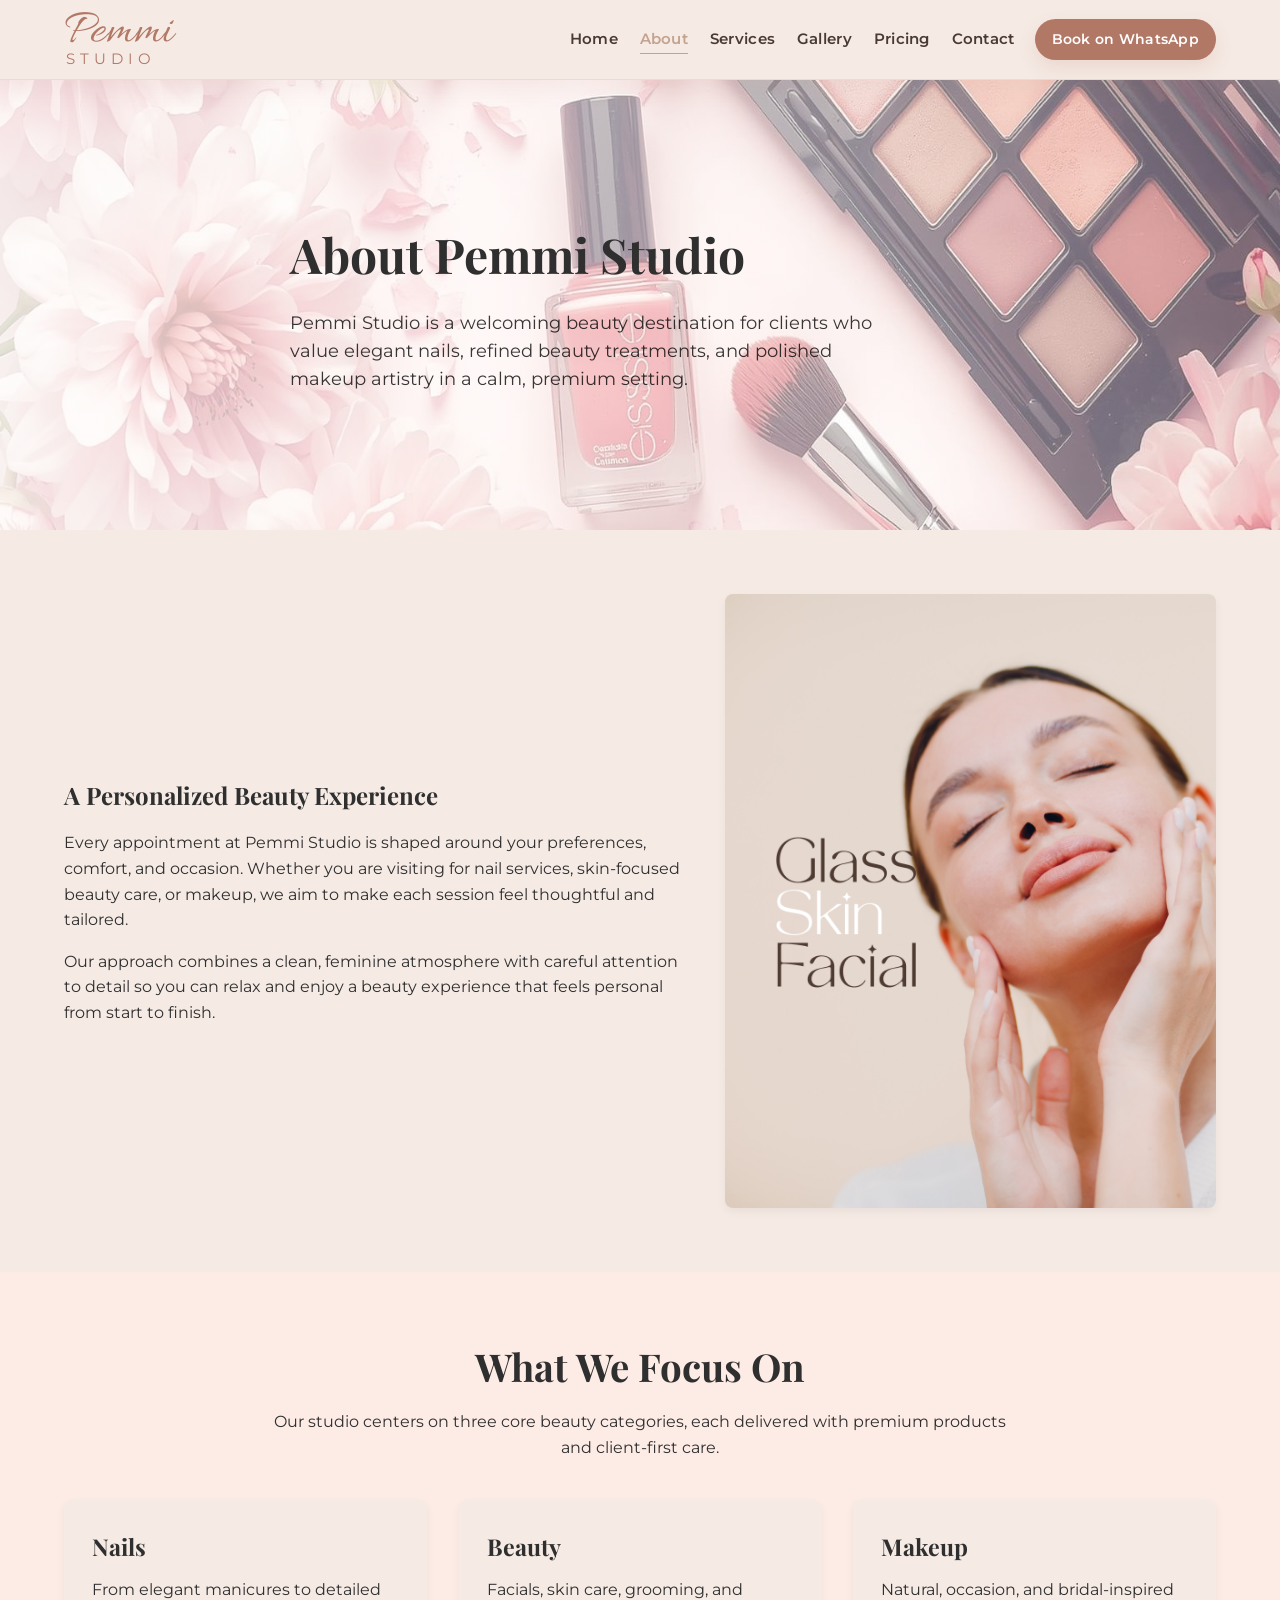
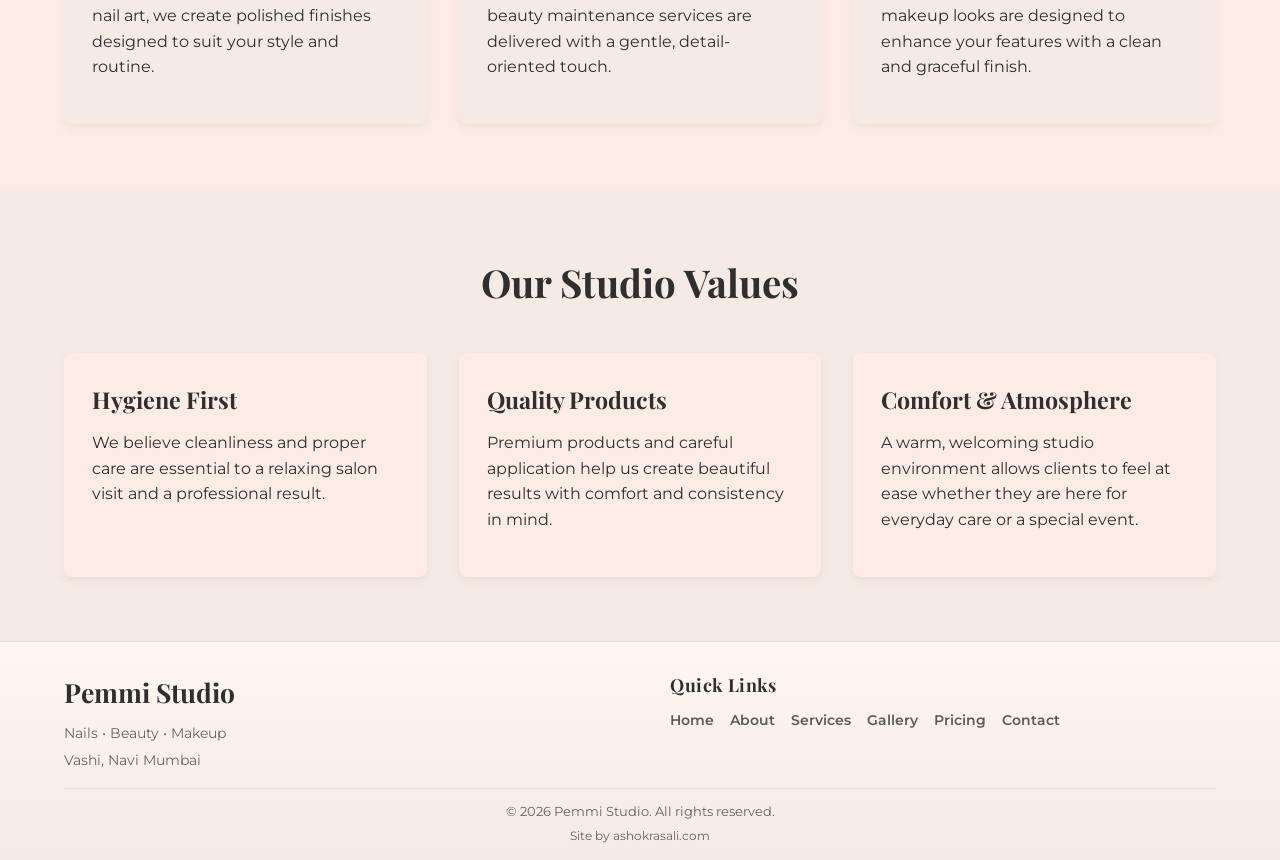
<file: about.html>
<!DOCTYPE html>
<html lang="en">
  <head>
    <meta charset="UTF-8" />
    <meta name="viewport" content="width=device-width, initial-scale=1.0" />
    <title>About Pemmi Studio</title>
    <script async src="https://www.googletagmanager.com/gtag/js?id=G-5NEXYFBR6Y"></script>
    <script>
      window.dataLayer = window.dataLayer || [];
      function gtag(){dataLayer.push(arguments);}
      gtag('js', new Date());
      gtag('config', 'G-5NEXYFBR6Y');
    </script>
    <link rel="preconnect" href="https://fonts.googleapis.com" />
    <link rel="preconnect" href="https://fonts.gstatic.com" crossorigin />
    <link href="https://fonts.googleapis.com/css2?family=Allura&display=swap" rel="stylesheet" />
    <link
      href="https://fonts.googleapis.com/css2?family=Playfair+Display:wght@500;700&family=Montserrat:wght@400;600&display=swap"
      rel="stylesheet"
    />
    <link
      rel="stylesheet"
      href="https://cdnjs.cloudflare.com/ajax/libs/font-awesome/6.5.0/css/all.min.css"
      integrity="sha512-M07f1vlj9hYi4wb0yps7+NbaY9qiKpN+TeUxZ4Z5Wzq7wYaT5zkNPL3wRSZCWN15FsMBrhj5iXfVPByt0mlPVw=="
      crossorigin="anonymous"
      referrerpolicy="no-referrer"
    />
    <link rel="stylesheet" href="./style.css?v=20260630-5" />
  </head>
  <body>
    <header class="site-header">
      <div class="container header-container">
        <div class="brand">
          <span class="brand-script">Pemmi</span>
          <span class="brand-small">STUDIO</span>
        </div>
        <nav class="site-nav">
          <ul>
            <li><a href="./index.html">Home</a></li>
            <li><a href="./about.html" class="active">About</a></li>
            <li><a href="./services.html">Services</a></li>
            <li><a href="./gallery.html">Gallery</a></li>
            <li><a href="./pricing.html">Pricing</a></li>
            <li><a href="./contact.html">Contact</a></li>
          </ul>
        </nav>
        <a class="header-cta" href="https://wa.me/919867378209?text=Hi%20Pemmi%20Studio%2C%20I%20want%20to%20book%20an%20appointment." target="_blank" rel="noopener">Book on WhatsApp</a>
      </div>
    </header>

    <main>
      <section class="page-hero">
        <div class="container page-hero-content">
          <h1>About Pemmi Studio</h1>
          <p>
            Pemmi Studio is a welcoming beauty destination for clients who value elegant nails,
            refined beauty treatments, and polished makeup artistry in a calm, premium setting.
          </p>
        </div>
      </section>

      <section class="page-section">
        <div class="container split-section">
          <div class="split-text">
            <h2>A Personalized Beauty Experience</h2>
            <p>
              Every appointment at Pemmi Studio is shaped around your preferences, comfort, and
              occasion. Whether you are visiting for nail services, skin-focused beauty care, or
              makeup, we aim to make each session feel thoughtful and tailored.
            </p>
            <p>
              Our approach combines a clean, feminine atmosphere with careful attention to detail
              so you can relax and enjoy a beauty experience that feels personal from start to
              finish.
            </p>
          </div>
          <div class="split-image">
            <img src="images/spa.png" alt="Pemmi Studio beauty care" />
          </div>
        </div>
      </section>

      <section class="page-section alt">
        <div class="container">
          <div class="section-heading">
            <h2>What We Focus On</h2>
            <p>
              Our studio centers on three core beauty categories, each delivered with premium
              products and client-first care.
            </p>
          </div>
          <div class="feature-grid">
            <div class="feature-card">
              <h3>Nails</h3>
              <p>
                From elegant manicures to detailed nail art, we create polished finishes designed
                to suit your style and routine.
              </p>
            </div>
            <div class="feature-card">
              <h3>Beauty</h3>
              <p>
                Facials, skin care, grooming, and beauty maintenance services are delivered with a
                gentle, detail-oriented touch.
              </p>
            </div>
            <div class="feature-card">
              <h3>Makeup</h3>
              <p>
                Natural, occasion, and bridal-inspired makeup looks are designed to enhance your
                features with a clean and graceful finish.
              </p>
            </div>
          </div>
        </div>
      </section>

      <section class="page-section">
        <div class="container">
          <div class="section-heading">
            <h2>Our Studio Values</h2>
          </div>
          <div class="detail-grid">
            <div class="detail-card">
              <h3>Hygiene First</h3>
              <p>
                We believe cleanliness and proper care are essential to a relaxing salon visit and
                a professional result.
              </p>
            </div>
            <div class="detail-card">
              <h3>Quality Products</h3>
              <p>
                Premium products and careful application help us create beautiful results with
                comfort and consistency in mind.
              </p>
            </div>
            <div class="detail-card">
              <h3>Comfort & Atmosphere</h3>
              <p>
                A warm, welcoming studio environment allows clients to feel at ease whether they
                are here for everyday care or a special event.
              </p>
            </div>
          </div>
        </div>
      </section>
    </main>

    <footer class="site-footer">
      <div class="container footer-grid">
        <div class="footer-brand">
          <h2>Pemmi Studio</h2>
          <p>Nails &bull; Beauty &bull; Makeup</p>
          <p>Vashi, Navi Mumbai</p>
        </div>
        <div class="footer-links">
          <h3>Quick Links</h3>
          <nav aria-label="Footer navigation">
            <a href="./index.html">Home</a>
            <a href="./about.html">About</a>
            <a href="./services.html">Services</a>
            <a href="./gallery.html">Gallery</a>
            <a href="./pricing.html">Pricing</a>
            <a href="./contact.html">Contact</a>
          </nav>
        </div>
      </div>
      <div class="container footer-bottom">
        <p>&copy; 2026 Pemmi Studio. All rights reserved.</p>
        <p class="site-credit">
          Site by <a href="https://ashokrasali.com" target="_blank" rel="noopener noreferrer">ashokrasali.com</a>
        </p>
      </div>
    </footer>
  </body>
</html>
</file>
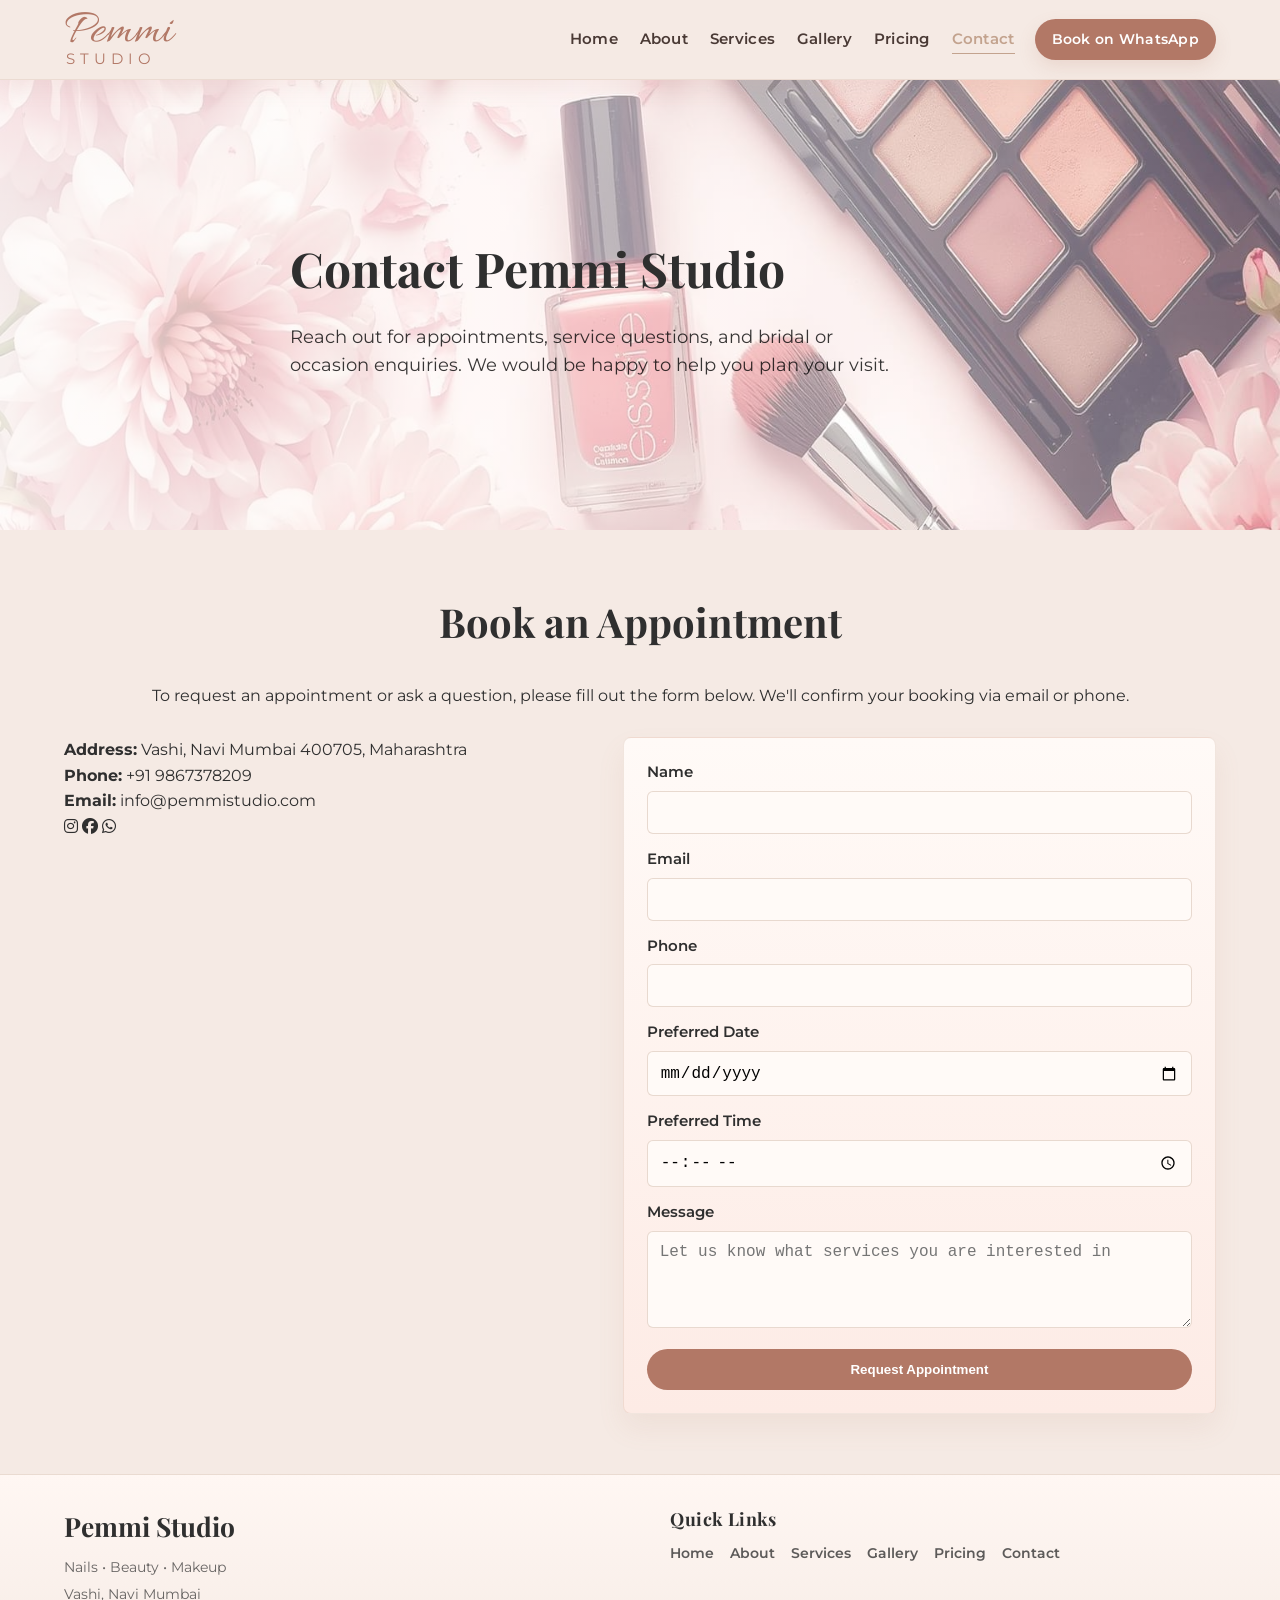
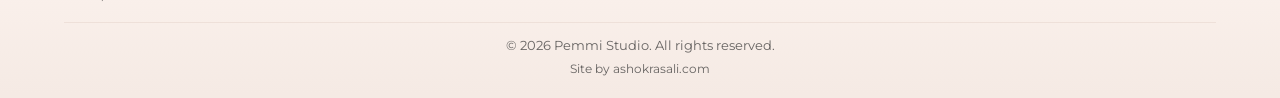
<file: contact.html>
<!DOCTYPE html>
<html lang="en">
  <head>
    <meta charset="UTF-8" />
    <meta name="viewport" content="width=device-width, initial-scale=1.0" />
    <title>Contact Pemmi Studio</title>
    <script async src="https://www.googletagmanager.com/gtag/js?id=G-5NEXYFBR6Y"></script>
    <script>
      window.dataLayer = window.dataLayer || [];
      function gtag(){dataLayer.push(arguments);}
      gtag('js', new Date());
      gtag('config', 'G-5NEXYFBR6Y');
    </script>
    <link rel="preconnect" href="https://fonts.googleapis.com" />
    <link rel="preconnect" href="https://fonts.gstatic.com" crossorigin />
    <link href="https://fonts.googleapis.com/css2?family=Allura&display=swap" rel="stylesheet" />
    <link
      href="https://fonts.googleapis.com/css2?family=Playfair+Display:wght@500;700&family=Montserrat:wght@400;600&display=swap"
      rel="stylesheet"
    />
    <link
      rel="stylesheet"
      href="https://cdnjs.cloudflare.com/ajax/libs/font-awesome/6.5.0/css/all.min.css"
      integrity="sha512-M07f1vlj9hYi4wb0yps7+NbaY9qiKpN+TeUxZ4Z5Wzq7wYaT5zkNPL3wRSZCWN15FsMBrhj5iXfVPByt0mlPVw=="
      crossorigin="anonymous"
      referrerpolicy="no-referrer"
    />
    <link rel="stylesheet" href="./style.css?v=20260630-5" />
  </head>
  <body>
    <header class="site-header">
      <div class="container header-container">
        <div class="brand">
          <span class="brand-script">Pemmi</span>
          <span class="brand-small">STUDIO</span>
        </div>
        <nav class="site-nav">
          <ul>
            <li><a href="./index.html">Home</a></li>
            <li><a href="./about.html">About</a></li>
            <li><a href="./services.html">Services</a></li>
            <li><a href="./gallery.html">Gallery</a></li>
            <li><a href="./pricing.html">Pricing</a></li>
            <li><a href="./contact.html" class="active">Contact</a></li>
          </ul>
        </nav>
        <a class="header-cta" href="https://wa.me/919867378209?text=Hi%20Pemmi%20Studio%2C%20I%20want%20to%20book%20an%20appointment." target="_blank" rel="noopener">Book on WhatsApp</a>
      </div>
    </header>

    <main>
      <section class="page-hero">
        <div class="container page-hero-content">
          <h1>Contact Pemmi Studio</h1>
          <p>
            Reach out for appointments, service questions, and bridal or occasion enquiries. We
            would be happy to help you plan your visit.
          </p>
        </div>
      </section>

      <section class="contact">
        <div class="container contact-container">
          <h2>Book an Appointment</h2>
          <p>
            To request an appointment or ask a question, please fill out the form below. We'll
            confirm your booking via email or phone.
          </p>
          <div class="contact-details-form">
            <div class="contact-info">
              <p><strong>Address:</strong> Vashi, Navi Mumbai 400705, Maharashtra</p>
              <p><strong>Phone:</strong> <a href="tel:+911234567890">+91 9867378209</a></p>
              <p><strong>Email:</strong> <a href="mailto:info@pemmistudio.com">info@pemmistudio.com</a></p>
              <div class="social-links">
                <a href="#" aria-label="Instagram"><i class="fab fa-instagram"></i></a>
                <a href="#" aria-label="Facebook"><i class="fab fa-facebook"></i></a>
                <a href="#" aria-label="WhatsApp"><i class="fab fa-whatsapp"></i></a>
              </div>
            </div>
            <form class="contact-form" onsubmit="sendToWhatsApp(event)">
              <div class="input-group">
                <label for="name">Name</label>
                <input type="text" id="name" name="name" required />
              </div>
              <div class="input-group">
                <label for="email">Email</label>
                <input type="email" id="email" name="email" required />
              </div>
              <div class="input-group">
                <label for="phone">Phone</label>
                <input type="tel" id="phone" name="phone" />
              </div>
              <div class="input-group">
                <label for="date">Preferred Date</label>
                <input type="date" id="date" name="date" />
              </div>
              <div class="input-group">
                <label for="time">Preferred Time</label>
                <input type="time" id="time" name="time" />
              </div>
              <div class="input-group">
                <label for="message">Message</label>
                <textarea id="message" name="message" rows="4" placeholder="Let us know what services you are interested in" required></textarea>
              </div>
              <button type="submit" class="btn">Request Appointment</button>
            </form>
          </div>
        </div>
      </section>
    </main>

    <footer class="site-footer">
      <div class="container footer-grid">
        <div class="footer-brand">
          <h2>Pemmi Studio</h2>
          <p>Nails &bull; Beauty &bull; Makeup</p>
          <p>Vashi, Navi Mumbai</p>
        </div>
        <div class="footer-links">
          <h3>Quick Links</h3>
          <nav aria-label="Footer navigation">
            <a href="./index.html">Home</a>
            <a href="./about.html">About</a>
            <a href="./services.html">Services</a>
            <a href="./gallery.html">Gallery</a>
            <a href="./pricing.html">Pricing</a>
            <a href="./contact.html">Contact</a>
          </nav>
        </div>
      </div>
      <div class="container footer-bottom">
        <p>&copy; 2026 Pemmi Studio. All rights reserved.</p>
        <p class="site-credit">
          Site by <a href="https://ashokrasali.com" target="_blank" rel="noopener noreferrer">ashokrasali.com</a>
        </p>
      </div>
    </footer>

    <script>
      function sendToWhatsApp(event) {
        event.preventDefault();

        const name = document.getElementById('name').value;
        const email = document.getElementById('email').value;
        const phone = document.getElementById('phone').value;
        const date = document.getElementById('date').value;
        const time = document.getElementById('time').value;
        const message = document.getElementById('message').value;

        const whatsappNumber = "919867378209"; // update this number

        let text = `*New Appointment Request*

*Name:* ${name}
*Email:* ${email}
*Phone:* ${phone}
*Preferred Date:* ${date || "-"}
*Preferred Time:* ${time || "-"}
*Message:* ${message}
`;

        const url = `https://wa.me/${whatsappNumber}?text=${encodeURIComponent(text)}`;
        window.open(url, "_blank");

        alert("Thank you! Your request is on the way. We'll get back to you soon to confirm your appointment.");
      }
    </script>
  </body>
</html>
</file>
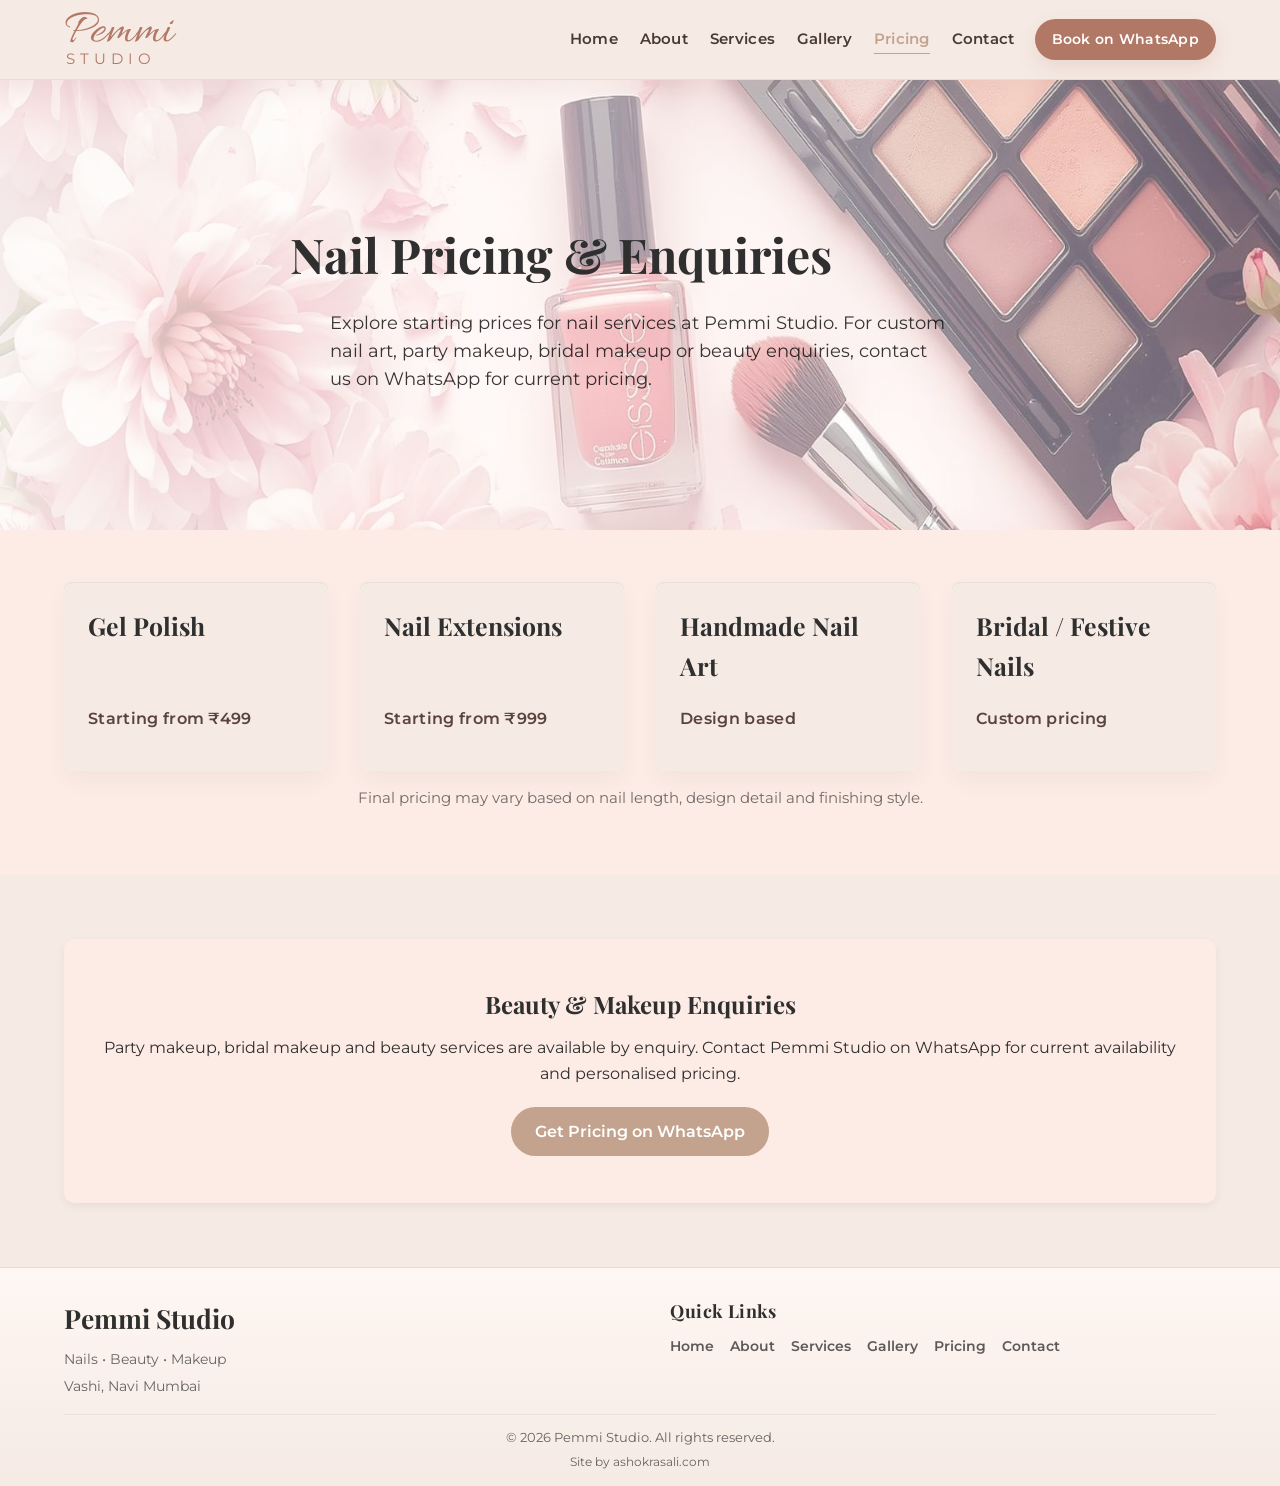
<file: pricing.html>
<!DOCTYPE html>
<html lang="en">
  <head>
    <meta charset="UTF-8" />
    <meta name="viewport" content="width=device-width, initial-scale=1.0" />
    <title>Pemmi Studio Pricing</title>
    <script async src="https://www.googletagmanager.com/gtag/js?id=G-5NEXYFBR6Y"></script>
    <script>
      window.dataLayer = window.dataLayer || [];
      function gtag(){dataLayer.push(arguments);}
      gtag('js', new Date());
      gtag('config', 'G-5NEXYFBR6Y');
    </script>
    <link rel="preconnect" href="https://fonts.googleapis.com" />
    <link rel="preconnect" href="https://fonts.gstatic.com" crossorigin />
    <link href="https://fonts.googleapis.com/css2?family=Allura&display=swap" rel="stylesheet" />
    <link
      href="https://fonts.googleapis.com/css2?family=Playfair+Display:wght@500;700&family=Montserrat:wght@400;600&display=swap"
      rel="stylesheet"
    />
    <link
      rel="stylesheet"
      href="https://cdnjs.cloudflare.com/ajax/libs/font-awesome/6.5.0/css/all.min.css"
      integrity="sha512-M07f1vlj9hYi4wb0yps7+NbaY9qiKpN+TeUxZ4Z5Wzq7wYaT5zkNPL3wRSZCWN15FsMBrhj5iXfVPByt0mlPVw=="
      crossorigin="anonymous"
      referrerpolicy="no-referrer"
    />
    <link rel="stylesheet" href="./style.css?v=20260630-5" />
  </head>
  <body>
    <header class="site-header">
      <div class="container header-container">
        <div class="brand">
          <span class="brand-script">Pemmi</span>
          <span class="brand-small">STUDIO</span>
        </div>
        <nav class="site-nav">
          <ul>
            <li><a href="./index.html">Home</a></li>
            <li><a href="./about.html">About</a></li>
            <li><a href="./services.html">Services</a></li>
            <li><a href="./gallery.html">Gallery</a></li>
            <li><a href="./pricing.html" class="active">Pricing</a></li>
            <li><a href="./contact.html">Contact</a></li>
          </ul>
        </nav>
        <a class="header-cta" href="https://wa.me/919867378209?text=Hi%20Pemmi%20Studio%2C%20I%20want%20to%20book%20an%20appointment." target="_blank" rel="noopener">Book on WhatsApp</a>
      </div>
    </header>

    <main>
      <section class="page-hero">
        <div class="container page-hero-content">
          <h1>Nail Pricing &amp; Enquiries</h1>
          <p class="pricing-hero-copy">
            Explore starting prices for nail services at Pemmi Studio. For custom nail art, party makeup, bridal makeup or beauty enquiries, contact us on WhatsApp for current pricing.
          </p>
        </div>
      </section>

      <section class="page-section alt pricing-section">
        <div class="container">
          <!-- Nail pricing highlights -->
          <div class="pricing-grid pricing-grid--services">
            <div class="pricing-card">
              <h3>Gel Polish</h3>
              <p class="pricing-price">
                <strong>Starting from &#8377;499</strong>
              </p>
            </div>
            <div class="pricing-card">
              <h3>Nail Extensions</h3>
              <p class="pricing-price">
                <strong>Starting from &#8377;999</strong>
              </p>
            </div>
            <div class="pricing-card">
              <h3>Handmade Nail Art</h3>
              <p class="pricing-price">
                <strong>Design based</strong>
              </p>
            </div>
            <div class="pricing-card">
              <h3>Bridal / Festive Nails</h3>
              <p class="pricing-price">
                <strong>Custom pricing</strong>
              </p>
            </div>
          </div>
          <p class="pricing-note">Final pricing may vary based on nail length, design detail and finishing style.</p>
        </div>
      </section>

      <section class="page-section pricing-cta-section">
        <div class="container">
          <!-- Pricing enquiry call to action -->
          <div class="cta-strip pricing-cta">
            <h2>Beauty &amp; Makeup Enquiries</h2>
            <p>
              Party makeup, bridal makeup and beauty services are available by enquiry. Contact Pemmi Studio on WhatsApp for current availability and personalised pricing.
            </p>
            <a
              href="https://wa.me/919867378209?text=Hi%20Pemmi%20Studio%2C%20I%20want%20to%20know%20the%20pricing%20for%20your%20services."
              class="btn"
              >Get Pricing on WhatsApp</a
            >
          </div>
        </div>
      </section>
    </main>

    <footer class="site-footer">
      <div class="container footer-grid">
        <div class="footer-brand">
          <h2>Pemmi Studio</h2>
          <p>Nails &bull; Beauty &bull; Makeup</p>
          <p>Vashi, Navi Mumbai</p>
        </div>
        <div class="footer-links">
          <h3>Quick Links</h3>
          <nav aria-label="Footer navigation">
            <a href="./index.html">Home</a>
            <a href="./about.html">About</a>
            <a href="./services.html">Services</a>
            <a href="./gallery.html">Gallery</a>
            <a href="./pricing.html">Pricing</a>
            <a href="./contact.html">Contact</a>
          </nav>
        </div>
      </div>
      <div class="container footer-bottom">
        <p>&copy; 2026 Pemmi Studio. All rights reserved.</p>
        <p class="site-credit">
          Site by <a href="https://ashokrasali.com" target="_blank" rel="noopener noreferrer">ashokrasali.com</a>
        </p>
      </div>
    </footer>
  </body>
</html>
</file>
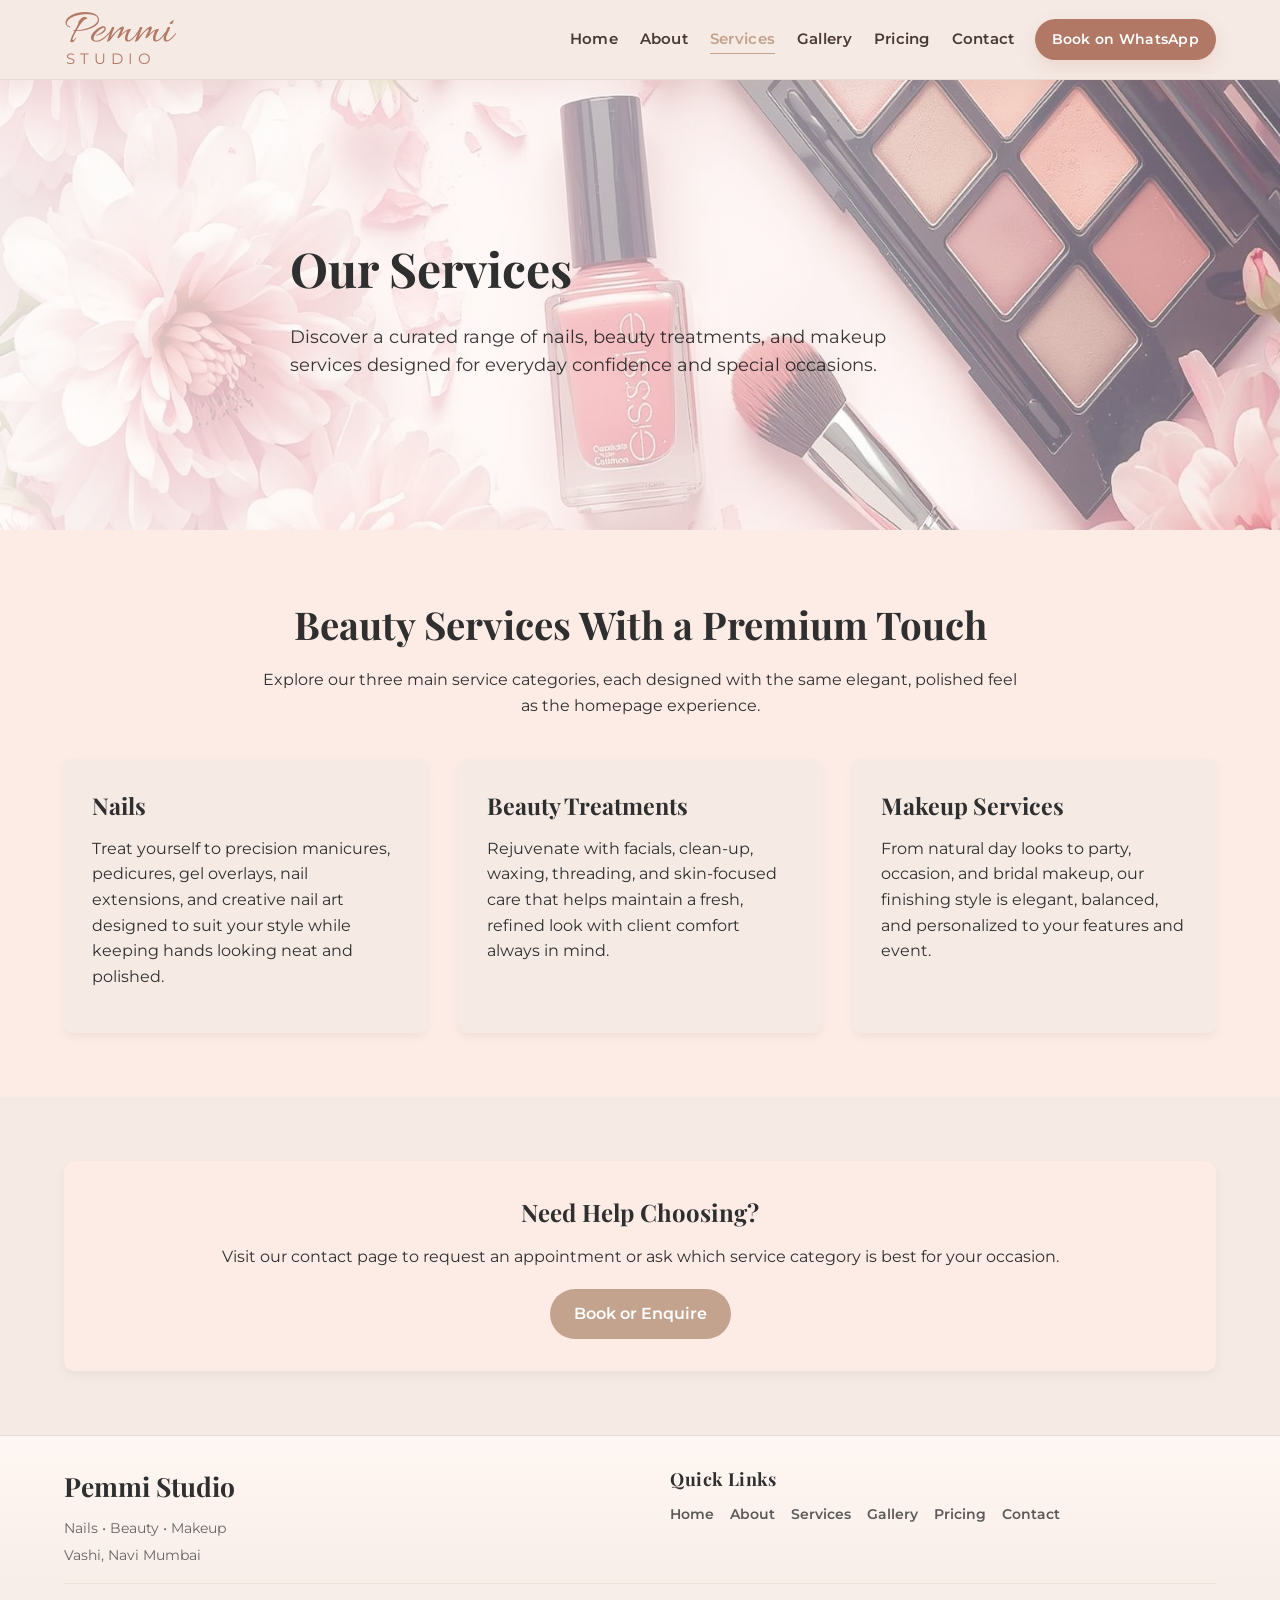
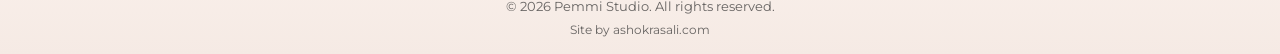
<file: services.html>
<!DOCTYPE html>
<html lang="en">
  <head>
    <meta charset="UTF-8" />
    <meta name="viewport" content="width=device-width, initial-scale=1.0" />
    <title>Pemmi Studio Services</title>
    <script async src="https://www.googletagmanager.com/gtag/js?id=G-5NEXYFBR6Y"></script>
    <script>
      window.dataLayer = window.dataLayer || [];
      function gtag(){dataLayer.push(arguments);}
      gtag('js', new Date());
      gtag('config', 'G-5NEXYFBR6Y');
    </script>
    <link rel="preconnect" href="https://fonts.googleapis.com" />
    <link rel="preconnect" href="https://fonts.gstatic.com" crossorigin />
    <link href="https://fonts.googleapis.com/css2?family=Allura&display=swap" rel="stylesheet" />
    <link
      href="https://fonts.googleapis.com/css2?family=Playfair+Display:wght@500;700&family=Montserrat:wght@400;600&display=swap"
      rel="stylesheet"
    />
    <link
      rel="stylesheet"
      href="https://cdnjs.cloudflare.com/ajax/libs/font-awesome/6.5.0/css/all.min.css"
      integrity="sha512-M07f1vlj9hYi4wb0yps7+NbaY9qiKpN+TeUxZ4Z5Wzq7wYaT5zkNPL3wRSZCWN15FsMBrhj5iXfVPByt0mlPVw=="
      crossorigin="anonymous"
      referrerpolicy="no-referrer"
    />
    <link rel="stylesheet" href="./style.css?v=20260630-5" />
  </head>
  <body>
    <header class="site-header">
      <div class="container header-container">
        <div class="brand">
          <span class="brand-script">Pemmi</span>
          <span class="brand-small">STUDIO</span>
        </div>
        <nav class="site-nav">
          <ul>
            <li><a href="./index.html">Home</a></li>
            <li><a href="./about.html">About</a></li>
            <li><a href="./services.html" class="active">Services</a></li>
            <li><a href="./gallery.html">Gallery</a></li>
            <li><a href="./pricing.html">Pricing</a></li>
            <li><a href="./contact.html">Contact</a></li>
          </ul>
        </nav>
        <a class="header-cta" href="https://wa.me/919867378209?text=Hi%20Pemmi%20Studio%2C%20I%20want%20to%20book%20an%20appointment." target="_blank" rel="noopener">Book on WhatsApp</a>
      </div>
    </header>

    <main>
      <section class="page-hero">
        <div class="container page-hero-content">
          <h1>Our Services</h1>
          <p>
            Discover a curated range of nails, beauty treatments, and makeup services designed for
            everyday confidence and special occasions.
          </p>
        </div>
      </section>

      <section class="page-section alt">
        <div class="container">
          <div class="section-heading">
            <h2>Beauty Services With a Premium Touch</h2>
            <p>
              Explore our three main service categories, each designed with the same elegant,
              polished feel as the homepage experience.
            </p>
          </div>
          <div class="feature-grid">
            <div class="feature-card">
              <h3>Nails</h3>
              <p>
                Treat yourself to precision manicures, pedicures, gel overlays, nail extensions,
                and creative nail art designed to suit your style while keeping hands looking neat
                and polished.
              </p>
            </div>
            <div class="feature-card">
              <h3>Beauty Treatments</h3>
              <p>
                Rejuvenate with facials, clean-up, waxing, threading, and skin-focused care that
                helps maintain a fresh, refined look with client comfort always in mind.
              </p>
            </div>
            <div class="feature-card">
              <h3>Makeup Services</h3>
              <p>
                From natural day looks to party, occasion, and bridal makeup, our finishing style
                is elegant, balanced, and personalized to your features and event.
              </p>
            </div>
          </div>
        </div>
      </section>

      <section class="page-section">
        <div class="container">
          <div class="cta-strip">
            <h2>Need Help Choosing?</h2>
            <p>
              Visit our contact page to request an appointment or ask which service category is
              best for your occasion.
            </p>
            <a href="./contact.html" class="btn">Book or Enquire</a>
          </div>
        </div>
      </section>
    </main>

    <footer class="site-footer">
      <div class="container footer-grid">
        <div class="footer-brand">
          <h2>Pemmi Studio</h2>
          <p>Nails &bull; Beauty &bull; Makeup</p>
          <p>Vashi, Navi Mumbai</p>
        </div>
        <div class="footer-links">
          <h3>Quick Links</h3>
          <nav aria-label="Footer navigation">
            <a href="./index.html">Home</a>
            <a href="./about.html">About</a>
            <a href="./services.html">Services</a>
            <a href="./gallery.html">Gallery</a>
            <a href="./pricing.html">Pricing</a>
            <a href="./contact.html">Contact</a>
          </nav>
        </div>
      </div>
      <div class="container footer-bottom">
        <p>&copy; 2026 Pemmi Studio. All rights reserved.</p>
        <p class="site-credit">
          Site by <a href="https://ashokrasali.com" target="_blank" rel="noopener noreferrer">ashokrasali.com</a>
        </p>
      </div>
    </footer>
  </body>
</html>
</file>
<file: style.css>
/*
  Pemmi Studio Website v2
  A fresh, contemporary design with a pastel palette and full‑width hero
  background. This stylesheet utilises CSS variables for easy theming
  and responsive layouts for all devices.
*/

:root {
  --primary: #f5eae4; /* light cream */
  --secondary: #fdebe5; /* soft blush */
  --accent: #c3a38e; /* muted gold */
  --highlight: #f7c8d2; /* subtle pink */
  --dark: #2f2f2f;
  --heading-font: 'Playfair Display', serif;
  --body-font: 'Montserrat', sans-serif;
}

* {
  box-sizing: border-box;
  margin: 0;
  padding: 0;
}

body {
  font-family: var(--body-font);
  color: var(--dark);
  background-color: var(--primary);
  line-height: 1.6;
  overflow-x: hidden;
}

a {
  text-decoration: none;
  color: inherit;
}

img {
  width: 100%;
  height: auto;
  display: block;
}

.container {
  width: 90%;
  max-width: 1200px;
  margin: 0 auto;
}

/* Header */
.site-header {
  background-color: rgba(245, 234, 228, 0.96);
  border-bottom: 1px solid rgba(195, 163, 142, 0.22);
  box-shadow: 0 8px 22px rgba(178, 120, 102, 0.08);
  position: sticky;
  top: 0;
  z-index: 10;
  backdrop-filter: blur(10px);
}

.header-container {
  display: flex;
  align-items: center;
  justify-content: space-between;
  gap: 1.25rem;
  padding: 0.65rem 0;
}

/* Logo */
.brand {
  display: flex;
  flex-direction: column;
  justify-content: center;
  flex: 0 0 auto;
  line-height: 1;
  margin: 0;
  padding: 0;
}

.brand-script {
  font-family: 'Allura', cursive;
  font-size: 3rem;
  color: #b27866;  /* improved rose-gold */
  line-height: 0.9;
  margin-bottom: -4px;
}

.brand-small {
  font-family: 'Montserrat', sans-serif;
  font-size: 0.9rem;
  letter-spacing: 4px;
  color: #b27866;
  line-height: 1.1;
  margin-left: 2px;
}

/* Navigation */
.site-nav {
  display: flex;
  align-items: center;
  margin-left: auto;
}

.site-nav ul {
  display: flex;
  align-items: center;
  gap: clamp(0.8rem, 1.7vw, 1.45rem);
  list-style: none;
}

.site-nav li {
  list-style: none;
}

.site-nav li a {
  display: inline-flex;
  align-items: center;
  min-height: 2.15rem;
  color: #4a3a35;
  font-size: 0.92rem;
  font-weight: 600;
  letter-spacing: 0.02em;
  position: relative;
  transition: color 0.3s ease;
}

.site-nav li a.active {
  color: var(--accent);
}

.site-nav li a:hover {
  color: var(--accent);
}

.site-nav li a::after {
  content: "";
  position: absolute;
  left: 0;
  right: 0;
  bottom: 0.2rem;
  height: 1px;
  background: var(--accent);
  transform: scaleX(0);
  transform-origin: center;
  transition: transform 0.3s ease;
}

.site-nav li a:hover::after,
.site-nav li a.active::after {
  transform: scaleX(1);
}

.header-cta {
  display: inline-flex;
  align-items: center;
  justify-content: center;
  flex: 0 0 auto;
  min-height: 2.4rem;
  padding: 0.55rem 1rem;
  border: 1px solid rgba(178, 120, 102, 0.38);
  border-radius: 999px;
  background: #b27866;
  color: #fff;
  box-shadow: 0 8px 18px rgba(178, 120, 102, 0.16);
  font-size: 0.86rem;
  font-weight: 600;
  letter-spacing: 0.02em;
  white-space: nowrap;
  transition: background-color 0.3s ease, box-shadow 0.3s ease, transform 0.3s ease;
}

.header-cta:hover {
  background: var(--accent);
  box-shadow: 0 10px 22px rgba(178, 120, 102, 0.22);
  transform: translateY(-1px);
}

/* Desktop improvements */
@media (min-width: 992px) {

  .brand-script {
    font-size: 3.05rem;
  }

  .brand-small {
    font-size: 0.95rem;
    letter-spacing: 5px;
  }

  .header-container {
    padding: 0.7rem 0;
  }
}

@media (max-width: 900px) {
  .header-container {
    flex-wrap: wrap;
    justify-content: center;
    gap: 0.28rem 0.75rem;
    padding: 0.42rem 0 0.38rem;
  }

  .brand {
    align-items: center;
    width: 100%;
  }

  .brand-script {
    font-size: 2.35rem;
    margin-bottom: -5px;
  }

  .brand-small {
    font-size: 0.7rem;
    letter-spacing: 3px;
  }

  .site-nav {
    width: 100%;
    margin-left: 0;
    order: 2;
  }

  .site-nav ul {
    justify-content: center;
    flex-wrap: wrap;
    gap: 0.18rem 0.68rem;
  }

  .site-nav li a {
    min-height: 1.55rem;
    font-size: 0.78rem;
  }

  .site-nav li a::after {
    bottom: 0.05rem;
  }

  .header-cta {
    display: none;
  }
}

/* Hero */
.hero {
  background-image: url('images/hero.png');
  background-size: cover;
  background-repeat: no-repeat;
  background-position: center;
  min-height: 72vh;
  display: flex;
  align-items: center;
  justify-content: flex-start;
  padding: 4rem 0 3rem 5%;
  position: relative;
  overflow: hidden;
}

.hero-overlay {
  position: absolute;
  top: 0;
  left: 0;
  width: 100%;
  height: 100%;
  background:
    radial-gradient(circle at 22% 50%, rgba(255, 250, 247, 0.66), rgba(253, 235, 229, 0.28) 34%, rgba(255, 255, 255, 0) 62%),
    linear-gradient(to right, rgba(253, 235, 229, 0.72), rgba(255, 255, 255, 0.28) 50%, rgba(255, 255, 255, 0.06));
}

.hero-content {
  position: relative;
  max-width: 600px;
  z-index: 1;
  padding: 0;
  animation: fadeUp 1.2s ease-out;
}

.hero-content h2 {
  font-family: var(--heading-font);
  max-width: 540px;
  font-size: clamp(2.15rem, 3.35vw, 3.2rem);
  line-height: 1.1;
  margin-bottom: 1rem;
  color: var(--dark);
  text-shadow: 0 2px 14px rgba(255, 255, 255, 0.82);
  text-wrap: balance;
}

.hero-content p {
  max-width: 520px;
  font-size: 1.04rem;
  margin-bottom: 0;
  color: rgba(47, 47, 47, 0.82);
  text-shadow: 0 1px 10px rgba(255, 255, 255, 0.7);
  text-wrap: pretty;
}

.hero-actions {
  display: flex;
  align-items: center;
  flex-wrap: wrap;
  gap: 0.75rem;
  margin-top: 1.45rem;
}

.hero-btn {
  background-color: #b27866;
  box-shadow: 0 10px 22px rgba(178, 120, 102, 0.2);
}

.hero-btn:hover {
  background-color: var(--accent);
}

.hero-btn-secondary {
  background-color: rgba(255, 255, 255, 0.72);
  border: 1px solid rgba(178, 120, 102, 0.38);
  color: #8f6355;
}

.hero-btn-secondary:hover {
  background-color: #fff7f3;
  color: #765044;
}

/* Fade-up animation */
@keyframes fadeUp {
  from {
    opacity: 0;
    transform: translateY(25px);
  }
  to {
    opacity: 1;
    transform: translateY(0);
  }
}

.btn {
  display: inline-block;
  background-color: var(--accent);
  color: #fff;
  padding: 0.75rem 1.5rem;
  border-radius: 30px;
  font-weight: 600;
  transition: background-color 0.3s ease;
}

.btn:hover {
  background-color: #af8a71;
}

/* About */
.about {
  padding: 3.25rem 0;
}

.about-container {
  display: flex;
  flex-wrap: wrap;
  gap: 2.25rem;
  align-items: center;
  justify-content: space-between;
}

.about-text {
  flex: 1 1 52%;
}

.about-text h2 {
  font-family: var(--heading-font);
  font-size: 2.5rem;
  margin-bottom: 1.1rem;
  color: var(--dark);
}

.about-text p {
  font-size: 1.12rem;
  letter-spacing: 0.03em;
  max-width: 640px;
  margin-bottom: 1rem;
  color: rgba(47, 47, 47, 0.82);
}

.about-points {
  display: flex;
  flex-wrap: wrap;
  gap: 0.55rem;
  margin-top: 1.1rem;
  max-width: 720px;
}

.about-points span {
  display: inline-flex;
  align-items: center;
  min-height: 2.1rem;
  padding: 0.42rem 0.72rem;
  border: 1px solid rgba(195, 163, 142, 0.28);
  border-radius: 999px;
  background-color: rgba(253, 235, 229, 0.58);
  color: #8f6355;
  font-size: 0.84rem;
  font-weight: 600;
  white-space: nowrap;
}

.about-image {
  flex: 1 1 40%;
}

.about-image img {
  border-radius: 8px;
  box-shadow: 0 14px 30px rgba(178, 120, 102, 0.12);
}

/* Services */
.services {
  background-color: var(--secondary);
  padding: 3.75rem 0 3.5rem;
  scroll-margin-top: 120px;
}

.services h2 {
  font-family: var(--heading-font);
  text-align: center;
  margin-bottom: 0.65rem;
  font-size: 2.5rem;
}

.services-subtitle {
  max-width: 640px;
  margin: 0 auto 2.25rem;
  text-align: center;
  color: rgba(47, 47, 47, 0.74);
  font-size: 1rem;
}

.services-grid {
  display: grid;
  grid-template-columns: repeat(3, minmax(0, 1fr));
  gap: 1.25rem;
  align-items: stretch;
}

.service-item {
  background-color: var(--primary);
  border: 1px solid rgba(195, 163, 142, 0.2);
  border-radius: 8px;
  padding: 1.25rem;
  text-align: left;
  box-shadow: 0 12px 24px rgba(178, 120, 102, 0.08);
  display: flex;
  flex-direction: column;
  height: 100%;
}

.service-item img {
  width: 100%;
  max-width: 190px;
  height: 150px;
  object-fit: contain;
  margin: 0 auto 0.9rem;
}

.service-item h3 {
  font-family: var(--heading-font);
  font-size: 1.6rem;
  margin-bottom: 0.5rem;
  text-align: center;
}

.service-item p {
  font-size: 0.95rem;
  margin-bottom: 0.95rem;
  color: rgba(47, 47, 47, 0.78);
  text-align: center;
}

.service-list {
  list-style: none;
  display: grid;
  gap: 0.42rem;
  margin: 0 0 1.15rem;
  padding: 0;
}

.service-list li {
  position: relative;
  padding-left: 1.25rem;
  font-size: 0.92rem;
  color: rgba(47, 47, 47, 0.84);
}

.service-list li::before {
  content: "";
  position: absolute;
  left: 0;
  top: 0.55em;
  width: 0.45rem;
  height: 0.24rem;
  border-left: 1.5px solid #b27866;
  border-bottom: 1.5px solid #b27866;
  transform: rotate(-45deg);
}

.service-btn {
  align-self: stretch;
  margin-top: auto;
  min-height: 2.65rem;
  text-align: center;
  background-color: #b27866;
  box-shadow: 0 8px 16px rgba(178, 120, 102, 0.14);
}

.service-btn:hover {
  background-color: var(--accent);
}

/* Gallery */
.gallery {
  padding: 3.75rem 0;
}

.gallery h2 {
  font-family: var(--heading-font);
  text-align: center;
  margin-bottom: 0.65rem;
  font-size: 2.5rem;
}

.gallery-subtitle {
  max-width: 620px;
  margin: 0 auto 2rem;
  text-align: center;
  font-size: 1rem;
  color: rgba(47, 47, 47, 0.74);
}

.gallery-grid {
  display: grid;
  grid-template-columns: repeat(3, minmax(0, 1fr));
  gap: 1.15rem;
}

.gallery-card {
  overflow: hidden;
  border: 1px solid rgba(195, 163, 142, 0.22);
  border-radius: 8px;
  background-color: rgba(253, 235, 229, 0.52);
  box-shadow: 0 12px 24px rgba(178, 120, 102, 0.09);
}

.gallery-card img {
  width: 100%;
  aspect-ratio: 1 / 1;
  object-fit: contain;
  background-color: #fff7f3;
}

.gallery-card figcaption {
  padding: 0.85rem 0.9rem;
  text-align: center;
  color: #8f6355;
  font-weight: 600;
}

.gallery-note {
  max-width: 720px;
  margin: 1.6rem auto 1rem;
  text-align: center;
  color: rgba(47, 47, 47, 0.72);
  font-size: 0.95rem;
}

.gallery-action {
  text-align: center;
}

.gallery-btn {
  background-color: #b27866;
  box-shadow: 0 8px 16px rgba(178, 120, 102, 0.14);
}

.gallery-btn:hover {
  background-color: var(--accent);
}

/* Testimonials */
.testimonials {
  background-color: var(--secondary);
  padding: 3.5rem 0;
}

.testimonials h2 {
  font-family: var(--heading-font);
  text-align: center;
  margin-bottom: 0.65rem;
  font-size: 2.5rem;
}

.testimonials-subtitle {
  max-width: 640px;
  margin: 0 auto 2rem;
  text-align: center;
  color: rgba(47, 47, 47, 0.74);
  font-size: 1rem;
}

.testimonial-list {
  display: grid;
  grid-template-columns: repeat(3, minmax(0, 1fr));
  gap: 1.1rem;
  margin: 0 auto;
}

.testimonial-card {
  display: flex;
  flex-direction: column;
  min-height: 100%;
  margin: 0;
  padding: 1.35rem;
  border: 1px solid rgba(195, 163, 142, 0.24);
  border-radius: 8px;
  background-color: var(--primary);
  box-shadow: 0 12px 24px rgba(178, 120, 102, 0.08);
}

.testimonial-rating {
  margin-bottom: 0.8rem;
  color: #b27866;
  font-size: 0.9rem;
  letter-spacing: 0.12em;
  line-height: 1;
}

.testimonial-card p {
  color: rgba(47, 47, 47, 0.82);
  font-size: 0.96rem;
  line-height: 1.65;
}

.testimonial-card footer {
  display: flex;
  align-items: center;
  justify-content: space-between;
  gap: 0.75rem;
  margin-top: auto;
  padding-top: 1rem;
  font-style: normal;
}

.testimonial-card footer span {
  color: var(--dark);
  font-weight: 700;
}

.testimonial-card footer small {
  flex: 0 0 auto;
  padding: 0.35rem 0.6rem;
  border-radius: 999px;
  background-color: rgba(253, 235, 229, 0.72);
  color: #8f6355;
  font-size: 0.74rem;
  font-weight: 700;
  letter-spacing: 0.04em;
  white-space: nowrap;
}

.testimonials-note {
  max-width: 680px;
  margin: 1.5rem auto 0;
  text-align: center;
  color: rgba(47, 47, 47, 0.68);
  font-size: 0.9rem;
}
/* Contact */
.contact {
  padding: 3.75rem 0;
  background-color: var(--primary);
}

.contact-container {
  display: flex;
  flex-direction: column;
  align-items: center;
  gap: 1.8rem;
}

.contact-container h2 {
  font-family: var(--heading-font);
  font-size: 2.5rem;
  text-align: center;
}

.contact-lead {
  max-width: 720px;
  margin: 0 auto;
  text-align: center;
  color: rgba(47, 47, 47, 0.76);
  font-size: 1rem;
}

.contact-details-form {
  display: grid;
  grid-template-columns: minmax(280px, 0.95fr) minmax(320px, 1.05fr);
  gap: 1.4rem;
  align-items: start;
  width: 100%;
}

.contact-info,
.contact-form {
  min-width: 0;
}

.contact-info-card,
.contact-form {
  border: 1px solid rgba(195, 163, 142, 0.24);
  border-radius: 8px;
  background: linear-gradient(180deg, #fffaf7 0%, var(--secondary) 100%);
  box-shadow: 0 14px 28px rgba(178, 120, 102, 0.09);
}

.contact-info-card {
  display: flex;
  flex-direction: column;
  padding: 1.45rem;
}

.contact-info-card h3 {
  margin-bottom: 0.35rem;
  color: var(--dark);
  font-family: var(--heading-font);
  font-size: 1.45rem;
  line-height: 1.2;
}

.contact-card-intro {
  max-width: none;
  margin-bottom: 1.15rem;
  color: rgba(47, 47, 47, 0.7);
  font-size: 0.94rem;
  text-align: left;
}

.contact-row {
  padding: 0.8rem 0;
  border-top: 1px solid rgba(195, 163, 142, 0.2);
}

.contact-row span {
  display: block;
  margin-bottom: 0.2rem;
  color: #9a6b5b;
  font-size: 0.74rem;
  font-weight: 700;
  letter-spacing: 0.08em;
  text-transform: uppercase;
}

.contact-row p {
  max-width: none;
  margin: 0;
  color: rgba(47, 47, 47, 0.86);
  font-size: 0.98rem;
  line-height: 1.5;
  text-align: left;
}

.contact-info a {
  color: var(--dark);
  overflow-wrap: anywhere;
}

.contact-info a:hover {
  color: var(--accent);
}

.contact-whatsapp-btn {
  display: inline-flex;
  justify-content: center;
  align-self: flex-start;
  min-width: 11.5rem;
  margin: 1rem 0 0.45rem;
  padding: 0.72rem 1.25rem;
  background-color: #b27866;
  box-shadow: 0 10px 20px rgba(178, 120, 102, 0.16);
}

.contact-whatsapp-btn:hover {
  background-color: var(--accent);
}

.contact-note {
  max-width: none;
  margin-top: 0;
  color: rgba(47, 47, 47, 0.66);
  font-size: 0.9rem;
  line-height: 1.55;
  text-align: left;
}

.contact-form {
  background: linear-gradient(180deg, #fffaf7 0%, var(--secondary) 100%);
  padding: 1.45rem;
}

.input-group {
  margin-bottom: 0.85rem;
}

.input-group label {
  display: block;
  margin-bottom: 0.4rem;
  font-size: 0.92rem;
  font-weight: 600;
}

.input-group input,
.input-group textarea {
  width: 100%;
  padding: 0.72rem;
  border: 1px solid rgba(195, 163, 142, 0.38);
  border-radius: 6px;
  background-color: #fffaf7;
  font-size: 1rem;
  outline: none;
  transition: border-color 0.2s ease, box-shadow 0.2s ease;
}

.input-group input:focus,
.input-group textarea:focus {
  border-color: var(--accent);
  box-shadow: 0 0 0 3px rgba(178, 120, 102, 0.1);
}

.contact-form button {
  width: 100%;
  background-color: #b27866;
  color: #fff;
  padding: 0.8rem 1.5rem;
  border: none;
  border-radius: 30px;
  font-weight: 600;
  cursor: pointer;
  transition: background-color 0.3s ease, transform 0.3s ease;
}

.contact-form button:hover {
  background-color: var(--accent);
  transform: translateY(-1px);
}

/* Image Lightbox */
.lightbox-trigger {
  display: block;
  width: 100%;
  padding: 0;
  border: 0;
  background: transparent;
  cursor: zoom-in;
}

.lightbox-trigger img {
  transition: transform 0.3s ease, filter 0.3s ease;
}

.lightbox-trigger:hover img,
.lightbox-trigger:focus-visible img {
  filter: saturate(1.04);
  transform: scale(1.015);
}

.lightbox-trigger:focus-visible {
  outline: 2px solid rgba(178, 120, 102, 0.7);
  outline-offset: 3px;
  border-radius: 8px;
}

.image-lightbox {
  position: fixed;
  inset: 0;
  z-index: 1000;
  display: none;
  align-items: center;
  justify-content: center;
  padding: 1.25rem;
  background: rgba(38, 29, 26, 0.78);
  backdrop-filter: blur(6px);
}

.image-lightbox.is-open {
  display: flex;
}

.image-lightbox__panel {
  position: relative;
  width: min(92vw, 780px);
  max-height: 92vh;
  padding: 1rem 1rem 0.9rem;
  border: 1px solid rgba(255, 247, 243, 0.22);
  border-radius: 8px;
  background: linear-gradient(180deg, #fffaf7 0%, #f5eae4 100%);
  box-shadow: 0 24px 60px rgba(0, 0, 0, 0.28);
}

.image-lightbox__image {
  display: block;
  width: 100%;
  max-height: min(76vh, 760px);
  object-fit: contain;
  border-radius: 8px;
  background-color: #fff7f3;
}

.image-lightbox__caption {
  margin-top: 0.75rem;
  color: #8f6355;
  font-family: var(--heading-font);
  font-size: 1.15rem;
  text-align: center;
}

.image-lightbox__close {
  position: absolute;
  top: 0.65rem;
  right: 0.65rem;
  z-index: 1;
  display: inline-flex;
  align-items: center;
  justify-content: center;
  width: 2.45rem;
  height: 2.45rem;
  border: 1px solid rgba(178, 120, 102, 0.28);
  border-radius: 999px;
  background: rgba(255, 250, 247, 0.92);
  color: var(--dark);
  cursor: pointer;
  font-size: 1.8rem;
  line-height: 1;
}

.image-lightbox__close:hover,
.image-lightbox__close:focus-visible {
  background: #fff;
  color: var(--accent);
}

body.lightbox-open {
  overflow: hidden;
}
/* Footer */
.site-footer {
  background: linear-gradient(180deg, #fff7f3 0%, #f5eae4 100%);
  border-top: 1px solid rgba(195, 163, 142, 0.22);
  color: var(--dark);
  padding: 1.85rem 0 0.85rem;
}

.footer-grid {
  display: grid;
  grid-template-columns: minmax(260px, 1fr) minmax(340px, 0.95fr);
  gap: 2rem;
  align-items: start;
}

.footer-brand h2,
.footer-links h3 {
  margin-bottom: 0.55rem;
  color: var(--dark);
  font-family: var(--heading-font);
}

.footer-brand h2 {
  font-size: 1.65rem;
}

.footer-links h3 {
  font-size: 1.12rem;
  letter-spacing: 0.03em;
}

.footer-brand p,
.footer-bottom p {
  color: rgba(47, 47, 47, 0.72);
  font-size: 0.9rem;
}

.footer-brand p + p {
  margin-top: 0.25rem;
}

.footer-links nav {
  display: flex;
  flex-wrap: wrap;
  gap: 0.45rem 1rem;
}

.footer-links a {
  color: rgba(47, 47, 47, 0.78);
  font-size: 0.9rem;
  font-weight: 600;
}

.footer-links a:hover {
  color: var(--accent);
}

.footer-bottom {
  margin-top: 1rem;
  padding-top: 0.75rem;
  border-top: 1px solid rgba(195, 163, 142, 0.18);
  text-align: center;
}

.footer-bottom p {
  font-size: 0.84rem;
}

.footer-bottom .site-credit {
  margin-top: 0.2rem;
  font-size: 0.78rem;
}

.site-credit a {
  color: inherit;
  text-decoration: none;
}

.site-credit a:hover {
  color: var(--accent);
}

/* Inner pages */
.page-hero {
  background: linear-gradient(
      to right,
      rgba(255, 255, 255, 0.8),
      rgba(255, 255, 255, 0.35)
    ),
    url('images/hero.png') center/cover no-repeat;
  min-height: 50vh;
  display: flex;
  align-items: center;
  padding: 4rem 0;
}

.page-hero-content {
  max-width: 700px;
}

.page-hero h1 {
  font-family: var(--heading-font);
  font-size: 3rem;
  margin-bottom: 1rem;
}

.page-hero p {
  font-size: 1.1rem;
  color: rgba(0, 0, 0, 0.78);
  max-width: 620px;
}

.page-section {
  padding: 4rem 0;
}

.page-section.alt {
  background-color: var(--secondary);
}

.section-heading {
  text-align: center;
  max-width: 760px;
  margin: 0 auto 2.5rem;
}

.section-heading h2 {
  font-family: var(--heading-font);
  font-size: 2.4rem;
  margin-bottom: 0.75rem;
}

.section-heading p {
  font-size: 1rem;
}

.split-section {
  display: flex;
  flex-wrap: wrap;
  gap: 2rem;
  align-items: center;
}

.split-text {
  flex: 1 1 52%;
}

.split-text h2,
.split-text h3 {
  font-family: var(--heading-font);
  margin-bottom: 1rem;
}

.split-text p + p {
  margin-top: 1rem;
}

.split-image {
  flex: 1 1 40%;
}

.split-image img {
  border-radius: 8px;
  box-shadow: 0 4px 10px rgba(0, 0, 0, 0.05);
}

.feature-grid,
.detail-grid,
.pricing-grid,
.gallery-page-grid {
  display: grid;
  gap: 2rem;
}

.feature-grid {
  grid-template-columns: repeat(auto-fit, minmax(220px, 1fr));
}

.detail-grid,
.pricing-grid {
  grid-template-columns: repeat(auto-fit, minmax(260px, 1fr));
}

.gallery-page-grid {
  grid-template-columns: repeat(auto-fit, minmax(240px, 1fr));
}

.feature-card,
.detail-card,
.pricing-card {
  background-color: var(--primary);
  padding: 1.75rem;
  border-radius: 8px;
  box-shadow: 0 4px 10px rgba(0, 0, 0, 0.05);
}

.page-section:not(.alt) .feature-card,
.page-section:not(.alt) .detail-card,
.page-section:not(.alt) .pricing-card {
  background-color: var(--secondary);
}

.feature-card h3,
.detail-card h3,
.pricing-card h3 {
  font-family: var(--heading-font);
  font-size: 1.45rem;
  margin-bottom: 0.75rem;
}

.feature-card p,
.detail-card p,
.pricing-card p {
  margin-bottom: 1rem;
}

.pricing-hero-copy {
  max-width: 720px;
  margin: 0 auto;
}

.detail-card ul,
.info-list,
.pricing-card ul {
  list-style: none;
  padding-left: 0;
}

.detail-card li,
.info-list li,
.pricing-card li {
  margin-bottom: 0.75rem;
  padding-left: 1.1rem;
  position: relative;
}

.detail-card li::before,
.info-list li::before,
.pricing-card li::before {
  content: "•";
  color: var(--accent);
  position: absolute;
  left: 0;
  top: 0;
}

.detail-card img,
.gallery-page-grid img {
  border-radius: 8px;
  box-shadow: 0 4px 10px rgba(0, 0, 0, 0.05);
}

.gallery-page-grid figure {
  margin: 0;
}

.gallery-page-grid figcaption {
  text-align: center;
  margin-top: 0.75rem;
  font-size: 0.95rem;
}

.gallery-page-intro,
.gallery-page-note {
  max-width: 760px;
  margin: 0 auto 2rem;
  text-align: center;
}

.gallery-page-grid {
  grid-template-columns: repeat(3, minmax(0, 1fr));
}

.gallery-page-card {
  background-color: var(--secondary);
  border-radius: 8px;
  padding: 0.85rem;
  box-shadow: 0 4px 14px rgba(0, 0, 0, 0.06);
}

.gallery-page-card img {
  width: 100%;
  aspect-ratio: 4 / 5;
  object-fit: contain;
  display: block;
  background-color: #fff7f3;
}

.gallery-page-card figcaption {
  display: flex;
  flex-direction: column;
  gap: 0.25rem;
}

.gallery-page-card figcaption span {
  color: var(--dark);
  font-family: var(--heading-font);
  font-size: 1.1rem;
}

.gallery-page-card figcaption small {
  color: var(--accent);
  font-size: 0.78rem;
  font-weight: 600;
  letter-spacing: 0.08em;
  text-transform: uppercase;
}

.gallery-page-note {
  margin-top: 2rem;
  margin-bottom: 1.25rem;
  font-size: 0.95rem;
}

.gallery-page-action {
  text-align: center;
}

.pricing-section .pricing-grid {
  align-items: stretch;
}

.pricing-section {
  padding-top: 3.25rem;
}

.pricing-section .pricing-card {
  display: flex;
  flex-direction: column;
  height: 100%;
  padding: 1.45rem 1.5rem;
  border-top: 1px solid rgba(0, 0, 0, 0.05);
  box-shadow: 0 10px 24px rgba(0, 0, 0, 0.04);
  transition: transform 0.25s ease, box-shadow 0.25s ease;
}

.pricing-section .pricing-card h3 {
  font-size: 1.55rem;
  margin-bottom: 0.55rem;
}

.pricing-section .pricing-card:hover {
  transform: translateY(-4px);
  box-shadow: 0 16px 30px rgba(0, 0, 0, 0.07);
}

.pricing-grid--services .pricing-card ul {
  margin-bottom: 0;
}

.pricing-grid--services .pricing-card li:last-child {
  margin-bottom: 0;
}

.pricing-price {
  margin-top: auto;
  margin-bottom: 0;
  padding-top: 0.75rem;
  font-size: 1rem;
  line-height: 1.6;
}

.pricing-price strong {
  color: rgba(76, 52, 46, 0.92);
  font-weight: 600;
  letter-spacing: 0.02em;
}

.pricing-note {
  max-width: 720px;
  margin: 1rem auto 0;
  color: rgba(47, 47, 47, 0.68);
  font-size: 0.92rem;
  text-align: center;
}

.pricing-packages {
  margin-top: 4.5rem;
}

.pricing-packages-title {
  text-align: center;
  margin-bottom: 2rem;
}

.pricing-grid--packages .pricing-card {
  justify-content: space-between;
}

.package-description {
  margin-bottom: 0;
  line-height: 1.7;
}

.cta-strip {
  text-align: center;
  background-color: var(--secondary);
  padding: 2rem;
  border-radius: 10px;
  box-shadow: 0 4px 10px rgba(0, 0, 0, 0.05);
}

.cta-strip h2 {
  font-family: var(--heading-font);
  margin-bottom: 0.75rem;
}

.cta-strip p {
  margin-bottom: 1.25rem;
}

.pricing-cta-note {
  margin-top: 1rem;
  margin-bottom: 0;
  font-size: 0.95rem;
  opacity: 0.8;
}

.pricing-cta {
  padding: 2.9rem 2.25rem;
}

.pricing-cta-section {
  padding-top: 4rem;
}

.contact-panel {
  background-color: var(--secondary);
  padding: 1.75rem;
  border-radius: 8px;
  box-shadow: 0 4px 10px rgba(0, 0, 0, 0.05);
}

/* Responsive */
@media (max-width: 768px) {
  .hero {
    background-position: center;
    min-height: auto;
    padding: 1.9rem 0 1.6rem;
  }
  .hero-content {
    width: calc(100% - 2rem);
    max-width: 520px;
  }
  .hero-content h2 {
    font-size: 1.42rem;
    line-height: 1.14;
    margin-bottom: 0.8rem;
  }
  .hero-content p {
    font-size: 0.95rem;
  }
  .hero-actions {
    align-items: stretch;
    flex-direction: column;
    gap: 0.45rem;
    margin-top: 0.85rem;
  }
  .hero-actions .btn {
    align-self: center;
    min-height: 2.4rem;
    max-width: 18rem;
    padding: 0.62rem 0.95rem;
    text-align: center;
    width: 100%;
  }
  .about-text h2,
  .contact-container h2 {
    font-size: 2.05rem;
  }
  .about-container {
    flex-direction: column;
    text-align: center;
  }
  .about-text p,
  .about-points {
    margin-left: auto;
    margin-right: auto;
  }
  .about-points {
    justify-content: center;
  }
  .about-points span {
    white-space: normal;
  }
  .about-text,
  .about-image {
    flex: 1 1 100%;
  }
  .services-grid {
    grid-template-columns: 1fr;
    gap: 1.2rem;
  }
  .services-subtitle {
    margin-bottom: 1.7rem;
    font-size: 0.95rem;
  }
  .service-item {
    padding: 1.25rem;
  }
  .service-item img {
    max-width: 160px;
    height: 128px;
  }
  .service-btn {
    min-height: 2.75rem;
  }
  .gallery {
    padding: 3rem 0 2.25rem;
  }
  .gallery-subtitle {
    margin-bottom: 1.5rem;
  }
  .gallery-grid {
    grid-template-columns: repeat(2, minmax(0, 1fr));
    gap: 0.85rem;
  }
  .gallery-card figcaption {
    padding: 0.7rem 0.6rem;
    font-size: 0.92rem;
  }
  .gallery-note {
    margin-top: 1rem;
    font-size: 0.9rem;
  }
  .gallery-page-grid {
    grid-template-columns: repeat(2, minmax(0, 1fr));
  }
  .testimonials {
    padding: 3rem 0;
  }
  .testimonials-subtitle {
    margin-bottom: 1.5rem;
    font-size: 0.95rem;
  }
  .testimonial-list {
    grid-template-columns: 1fr;
    gap: 1rem;
  }
  .testimonial-card {
    padding: 1.2rem;
  }
  .testimonial-card footer {
    align-items: flex-start;
    flex-direction: column;
    gap: 0.55rem;
  }
  .footer-grid {
    grid-template-columns: 1fr;
    gap: 1rem;
  }
  .contact-details-form {
    grid-template-columns: 1fr;
  }
  .contact-info,
  .contact-form {
    width: 100%;
  }
  .page-hero {
    min-height: 40vh;
    padding: 3rem 0;
  }
  .page-hero h1 {
    font-size: 2.2rem;
  }
  .split-section {
    flex-direction: column;
  }
  .split-text,
  .split-image {
    flex: 1 1 100%;
    text-align: center;
  }
}
@media (max-width: 430px) {
  .gallery-grid,
  .gallery-page-grid {
    grid-template-columns: 1fr;
  }
}
</file>
